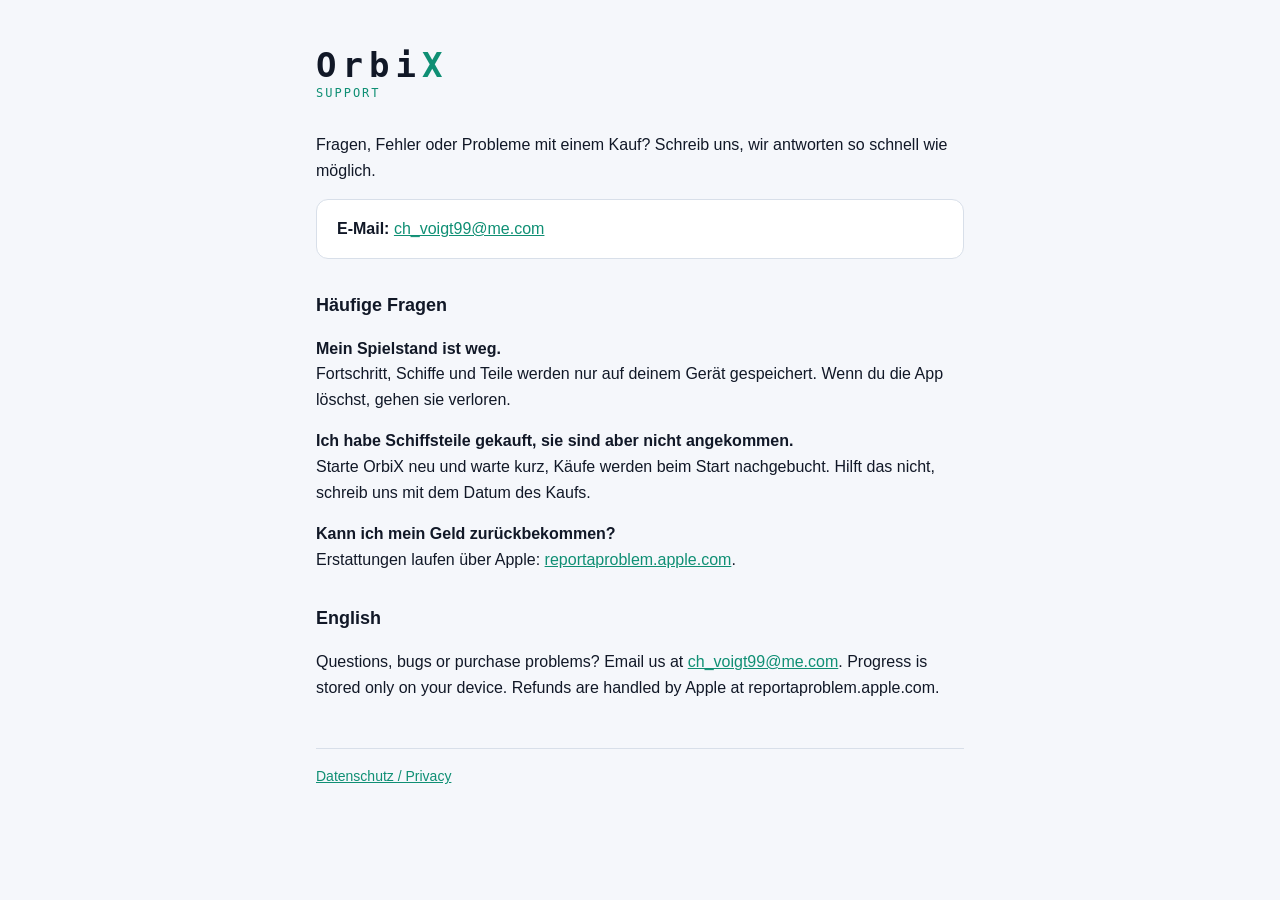
<file: docs/index.html>
<!doctype html>
<html lang="de">
<head>
<meta charset="utf-8">
<meta name="viewport" content="width=device-width, initial-scale=1">
<title>OrbiX Support</title>
<link rel="stylesheet" href="style.css">
</head>
<body>
<main>
<p class="brand">Orbi<span>X</span></p>
<p class="kicker">Support</p>

<p>Fragen, Fehler oder Probleme mit einem Kauf? Schreib uns, wir antworten so schnell wie möglich.</p>
<div class="card">
  <strong>E-Mail:</strong> <a href="mailto:ch_voigt99@me.com">ch_voigt99@me.com</a>
</div>

<h2>Häufige Fragen</h2>
<p><strong>Mein Spielstand ist weg.</strong><br>
Fortschritt, Schiffe und Teile werden nur auf deinem Gerät gespeichert. Wenn du die App löschst, gehen sie verloren.</p>
<p><strong>Ich habe Schiffsteile gekauft, sie sind aber nicht angekommen.</strong><br>
Starte OrbiX neu und warte kurz, Käufe werden beim Start nachgebucht. Hilft das nicht, schreib uns mit dem Datum des Kaufs.</p>
<p><strong>Kann ich mein Geld zurückbekommen?</strong><br>
Erstattungen laufen über Apple: <a href="https://reportaproblem.apple.com">reportaproblem.apple.com</a>.</p>

<h2 lang="en">English</h2>
<p lang="en">Questions, bugs or purchase problems? Email us at <a href="mailto:ch_voigt99@me.com">ch_voigt99@me.com</a>. Progress is stored only on your device. Refunds are handled by Apple at reportaproblem.apple.com.</p>

<nav><a href="datenschutz.html">Datenschutz / Privacy</a></nav>
</main>
</body>
</html>
</file>
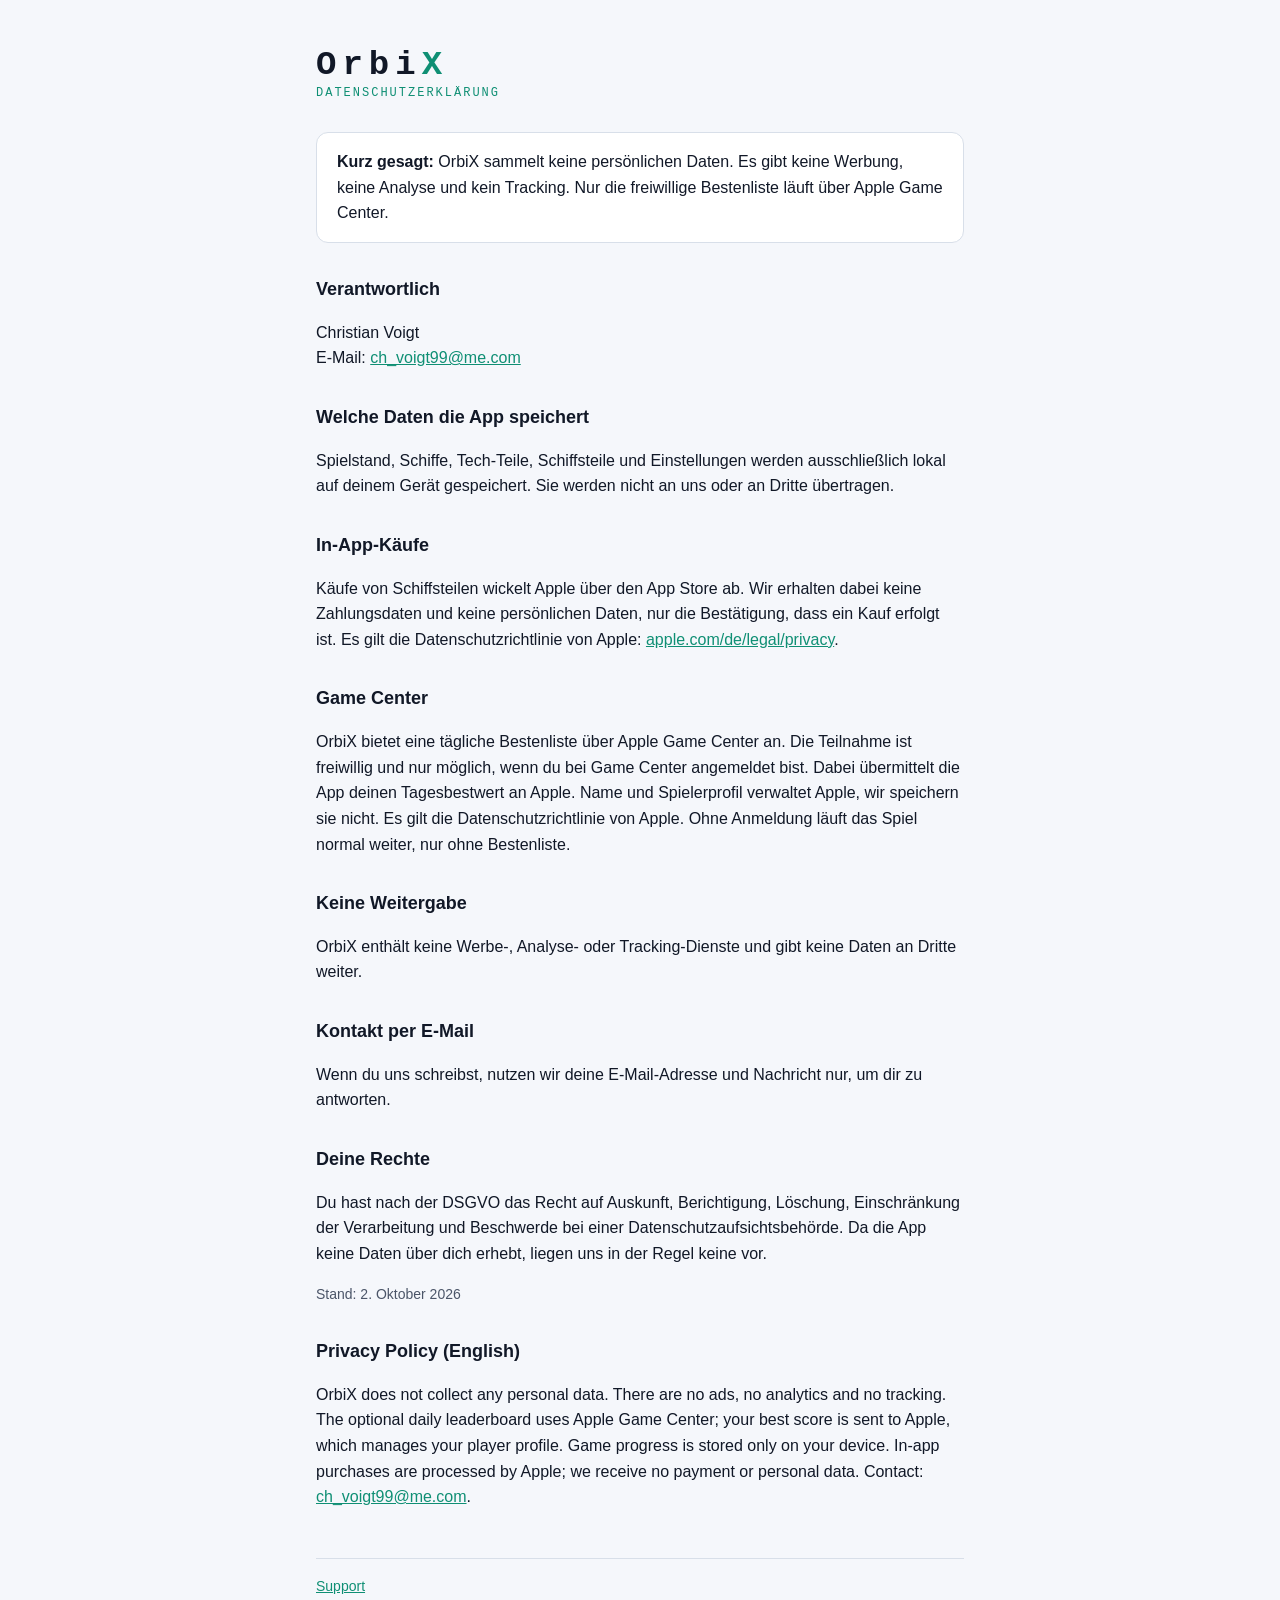
<file: docs/datenschutz.html>
<!doctype html>
<html lang="de">
<head>
<meta charset="utf-8">
<meta name="viewport" content="width=device-width, initial-scale=1">
<title>OrbiX Datenschutz</title>
<link rel="stylesheet" href="style.css">
</head>
<body>
<main>
<p class="brand">Orbi<span>X</span></p>
<p class="kicker">Datenschutzerklärung</p>

<div class="card"><strong>Kurz gesagt:</strong> OrbiX sammelt keine persönlichen Daten. Es gibt keine Werbung, keine Analyse und kein Tracking. Nur die freiwillige Bestenliste läuft über Apple Game Center.</div>

<h2>Verantwortlich</h2>
<p>Christian Voigt<br>E-Mail: <a href="mailto:ch_voigt99@me.com">ch_voigt99@me.com</a></p>

<h2>Welche Daten die App speichert</h2>
<p>Spielstand, Schiffe, Tech-Teile, Schiffsteile und Einstellungen werden ausschließlich lokal auf deinem Gerät gespeichert. Sie werden nicht an uns oder an Dritte übertragen.</p>

<h2>In-App-Käufe</h2>
<p>Käufe von Schiffsteilen wickelt Apple über den App Store ab. Wir erhalten dabei keine Zahlungsdaten und keine persönlichen Daten, nur die Bestätigung, dass ein Kauf erfolgt ist. Es gilt die Datenschutzrichtlinie von Apple: <a href="https://www.apple.com/de/legal/privacy/">apple.com/de/legal/privacy</a>.</p>

<h2>Game Center</h2>
<p>OrbiX bietet eine tägliche Bestenliste über Apple Game Center an. Die Teilnahme ist freiwillig und nur möglich, wenn du bei Game Center angemeldet bist. Dabei übermittelt die App deinen Tagesbestwert an Apple. Name und Spielerprofil verwaltet Apple, wir speichern sie nicht. Es gilt die Datenschutzrichtlinie von Apple. Ohne Anmeldung läuft das Spiel normal weiter, nur ohne Bestenliste.</p>

<h2>Keine Weitergabe</h2>
<p>OrbiX enthält keine Werbe-, Analyse- oder Tracking-Dienste und gibt keine Daten an Dritte weiter.</p>

<h2>Kontakt per E-Mail</h2>
<p>Wenn du uns schreibst, nutzen wir deine E-Mail-Adresse und Nachricht nur, um dir zu antworten.</p>

<h2>Deine Rechte</h2>
<p>Du hast nach der DSGVO das Recht auf Auskunft, Berichtigung, Löschung, Einschränkung der Verarbeitung und Beschwerde bei einer Datenschutzaufsichtsbehörde. Da die App keine Daten über dich erhebt, liegen uns in der Regel keine vor.</p>

<p class="dim">Stand: 2. Oktober 2026</p>

<h2 lang="en">Privacy Policy (English)</h2>
<p lang="en">OrbiX does not collect any personal data. There are no ads, no analytics and no tracking. The optional daily leaderboard uses Apple Game Center; your best score is sent to Apple, which manages your player profile. Game progress is stored only on your device. In-app purchases are processed by Apple; we receive no payment or personal data. Contact: <a href="mailto:ch_voigt99@me.com">ch_voigt99@me.com</a>.</p>

<nav><a href="index.html">Support</a></nav>
</main>
</body>
</html>
</file>
<file: docs/style.css>
:root { --bg: #05070f; --panel: #0a1220; --text: #e6ecf5; --dim: #8c99b8; --signal: #4fe3c1; --line: #1d2b3d; }
@media (prefers-color-scheme: light) { :root { --bg: #f5f7fb; --panel: #ffffff; --text: #111827; --dim: #4b5568; --signal: #0f8f74; --line: #d8dfe9; } }
* { box-sizing: border-box; }
body { margin: 0; background: var(--bg); color: var(--text); font: 16px/1.6 -apple-system, BlinkMacSystemFont, "Helvetica Neue", sans-serif; }
main { max-width: 680px; margin: 0 auto; padding: 48px 16px 64px; }
.brand { font: 800 34px/1 ui-monospace, Menlo, monospace; letter-spacing: 6px; margin: 0 0 4px; }
.brand span { color: var(--signal); }
.kicker { font: 500 12px ui-monospace, Menlo, monospace; letter-spacing: 2px; color: var(--signal); text-transform: uppercase; margin: 0 0 32px; }
h2 { font-size: 18px; margin: 32px 0 8px; }
p, li { color: var(--text); }
.dim { color: var(--dim); font-size: 14px; }
.card { background: var(--panel); border: 1px solid var(--line); border-radius: 12px; padding: 16px 20px; margin: 16px 0; }
a { color: var(--signal); }
nav { margin-top: 48px; border-top: 1px solid var(--line); padding-top: 16px; font-size: 14px; }
nav a { margin-right: 16px; }
</file>
